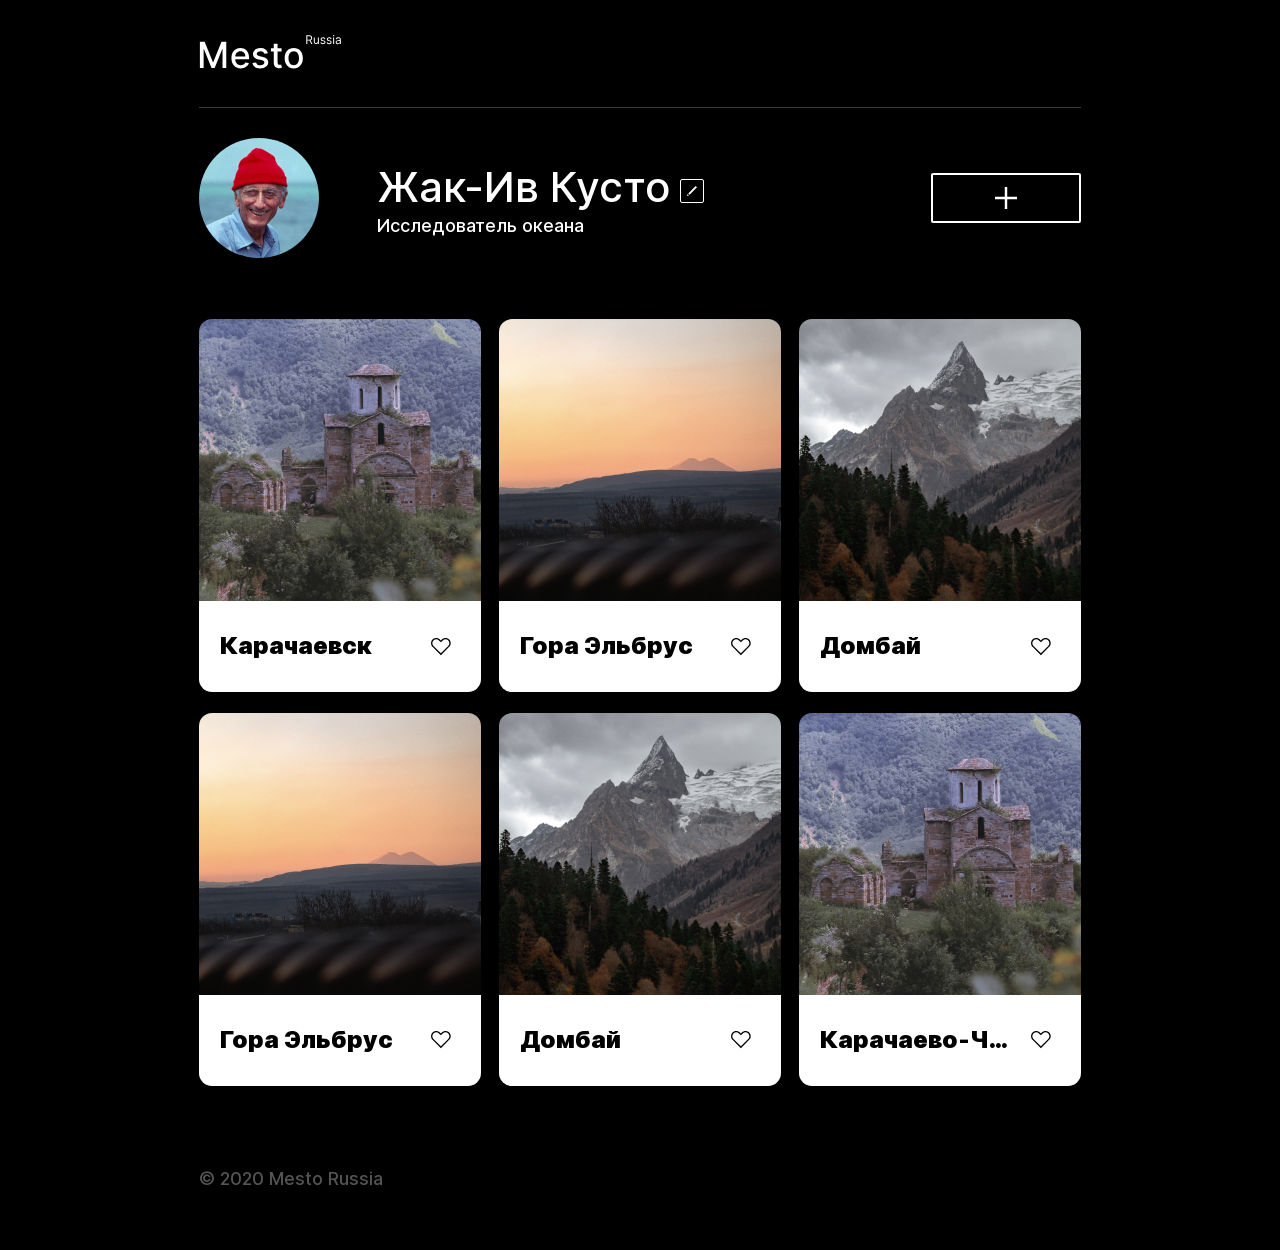
<file: index.html>
<!DOCTYPE html>
<html lang="ru">
<head>
    <meta charset="UTF-8">
    <meta name="viewport" content="width=device-width, initial-scale=1.0">
    <link rel="stylesheet" href="./pages/index.css">
    <title>Место</title>
</head>
<body class="page">
    <header class="header">
        <img src="./images/logo.svg" alt="Проект Место" class="header__logo">
    </header>
    <main class="content">
        <section class="profile">
            <img src="./images/profile/jacques-yves_cousteau.jpg" alt="Жак-Ив Кусто" class="profile__picture">
            <h1 class="profile__name">
                Жак-Ив Кусто
            </h1>
            <p class="profile__job">
                Исследователь океана
            </p>
            <button class="page__button profile__btn-edit" type="button"></button>
            <button class="page__button profile__btn-add" type="button"></button>
        </section>
        <section class="gallery">
            <ul class="cards">
                <li class="cards__item">
                    <img src="./images/pictures/cherkessia.jpg" alt="Карачаевск" class="cards__image">
                    <h2 class="cards__title">Карачаевск</h2>
                    <button class="page__button cards__btn-like" type="button"></button>
                </li>
                <li class="cards__item">
                    <img src="./images/pictures/elbrus.jpg" alt="Гора Эльбрус" class="cards__image">
                    <h2 class="cards__title">Гора Эльбрус</h2>
                    <button class="page__button cards__btn-like" type="button"></button>
                </li>
                <li class="cards__item">
                    <img src="./images/pictures/dombai.jpg" alt="Домбай" class="cards__image">
                    <h2 class="cards__title">Домбай</h2>
                    <button class="page__button cards__btn-like" type="button"></button>
                </li>
                <li class="cards__item">
                    <img src="./images/pictures/elbrus.jpg" alt="Гора Эльбрус" class="cards__image">
                    <h2 class="cards__title">Гора Эльбрус</h2>
                    <button class="page__button cards__btn-like" type="button"></button>
                </li>
                <li class="cards__item">
                    <img src="./images/pictures/dombai.jpg" alt="Домбай" class="cards__image">
                    <h2 class="cards__title">Домбай</h2>
                    <button class="page__button cards__btn-like" type="button"></button>
                </li>
                <li class="cards__item">
                    <img src="./images/pictures/cherkessia.jpg" alt="Карачаево-Черкессия" class="cards__image">
                    <h2 class="cards__title">Карачаево-Черкессия</h2>
                    <button class="page__button cards__btn-like" type="button"></button>
                </li>
            </ul>
        </section>
    </main>
    <footer class="footer">
        <p class="footer__copyright">&copy; 2020 Mesto Russia</p>
    </footer>
    <div class="popup">
        <div class="popup__container">
            <button class="popup__close page__button" type="button"></button>
            <h2 class="popup__title">Редактировать профиль</h2>
            <form name="profileEdit" class="profile__edit">
                <input type="text" name="name" class="popup__input popup__input_type_name">
                <input type="text" name="job" class="popup__input popup__input_type_job">
                <input type="submit" class="popup__submit page__button">
            </form>
        </div>
    </div>
    <script src="./js/script.js"></script>
</body>
</html>
</file>
<file: pages/index.css>
@import url(../vendor/normalize.css);
@import url(../vendor/fonts/inter.css);
@import url(../blocks/page/page.css);
@import url(../blocks/header/header.css);
@import url(../blocks/content/content.css);
@import url(../blocks/profile/profile.css);
@import url(../blocks/cards/cards.css);
@import url(../blocks/footer/footer.css);
@import url(../blocks/popup/popup.css);
@import url(../blocks/popup/_opened/popup_opened.css);
</file>
